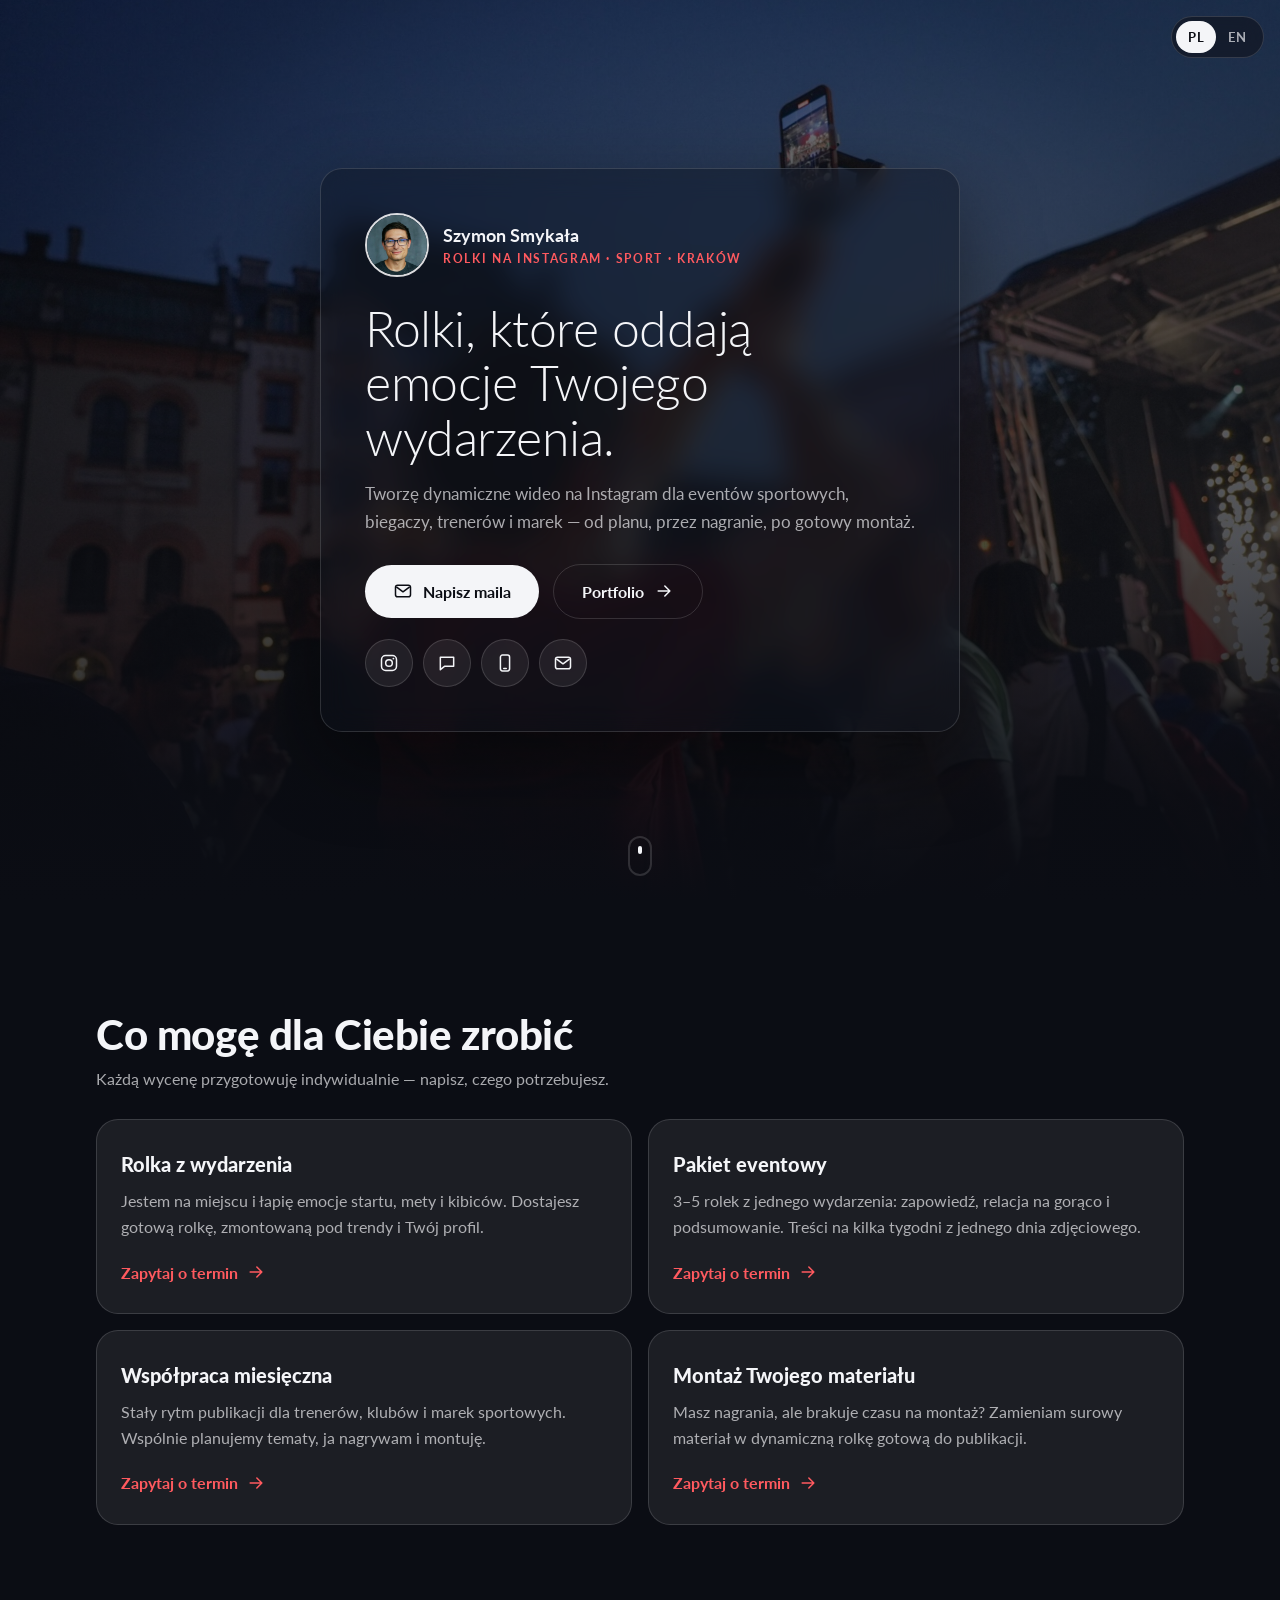
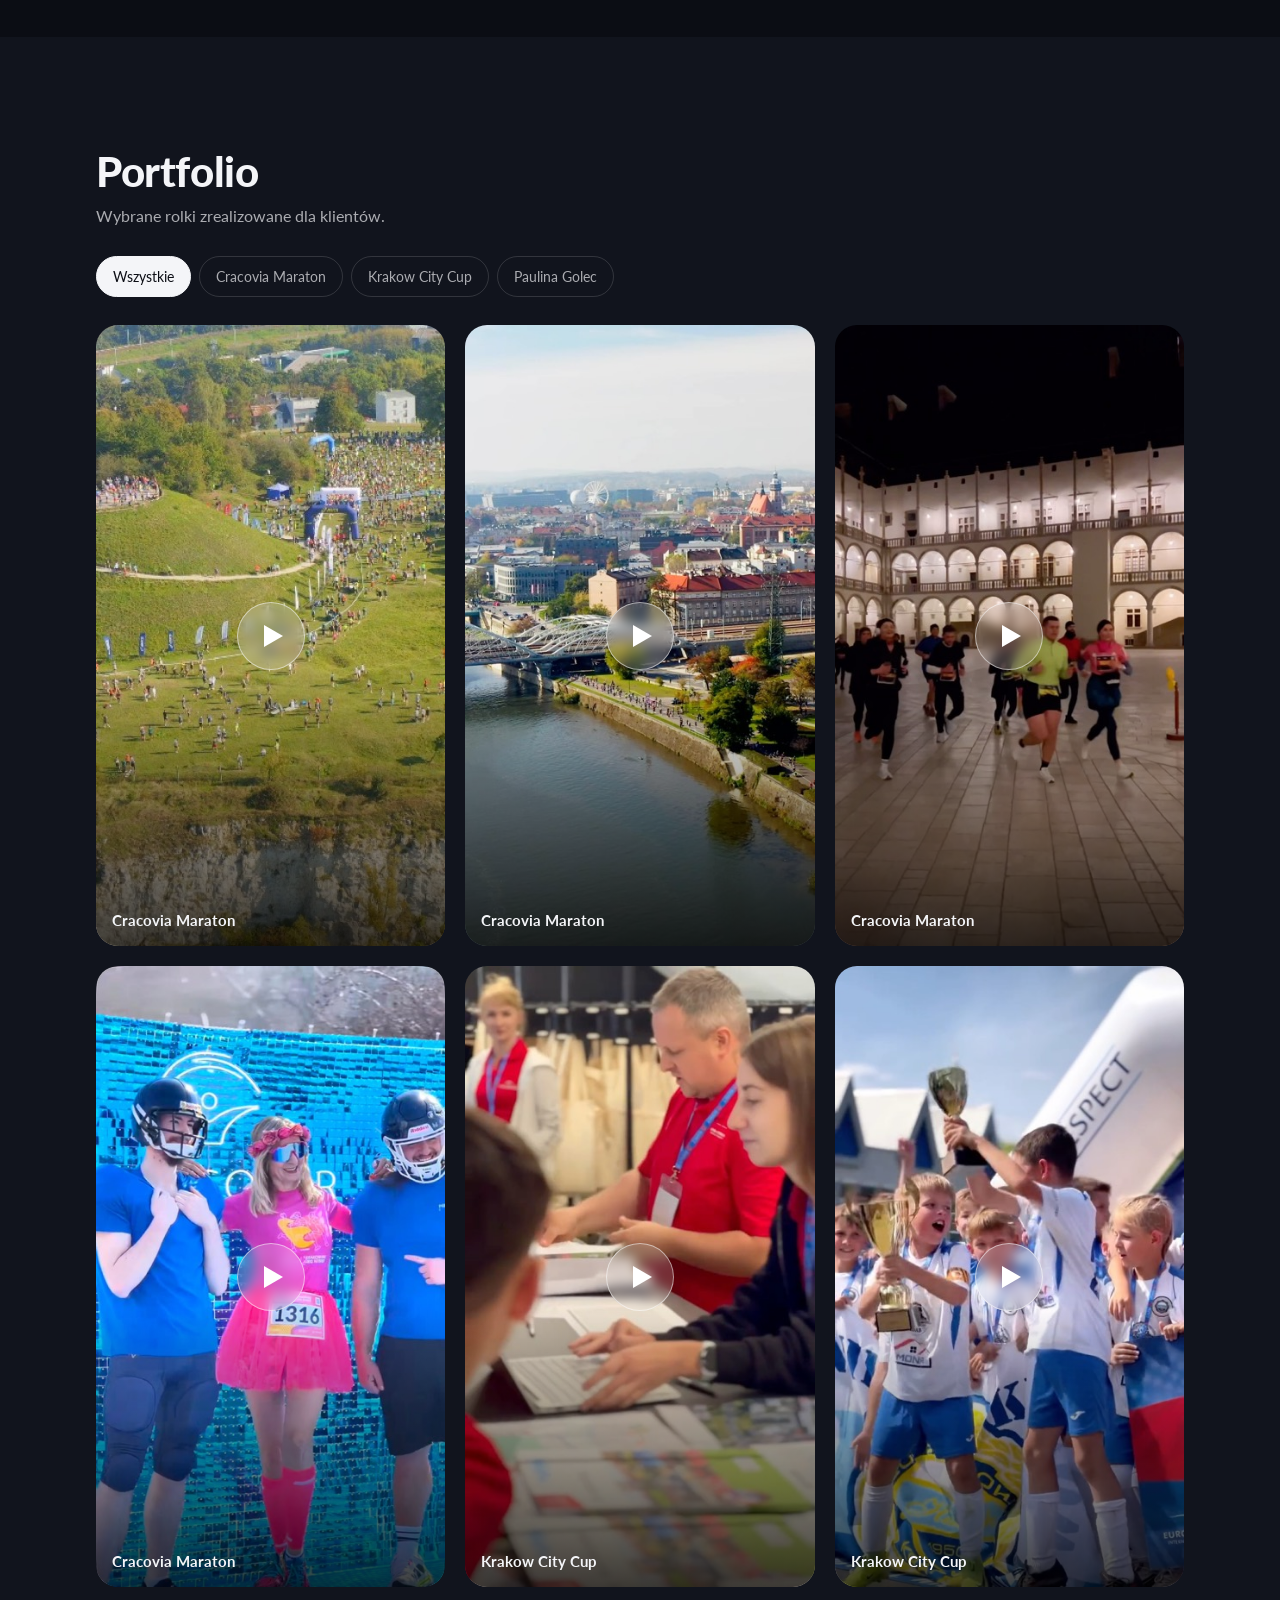
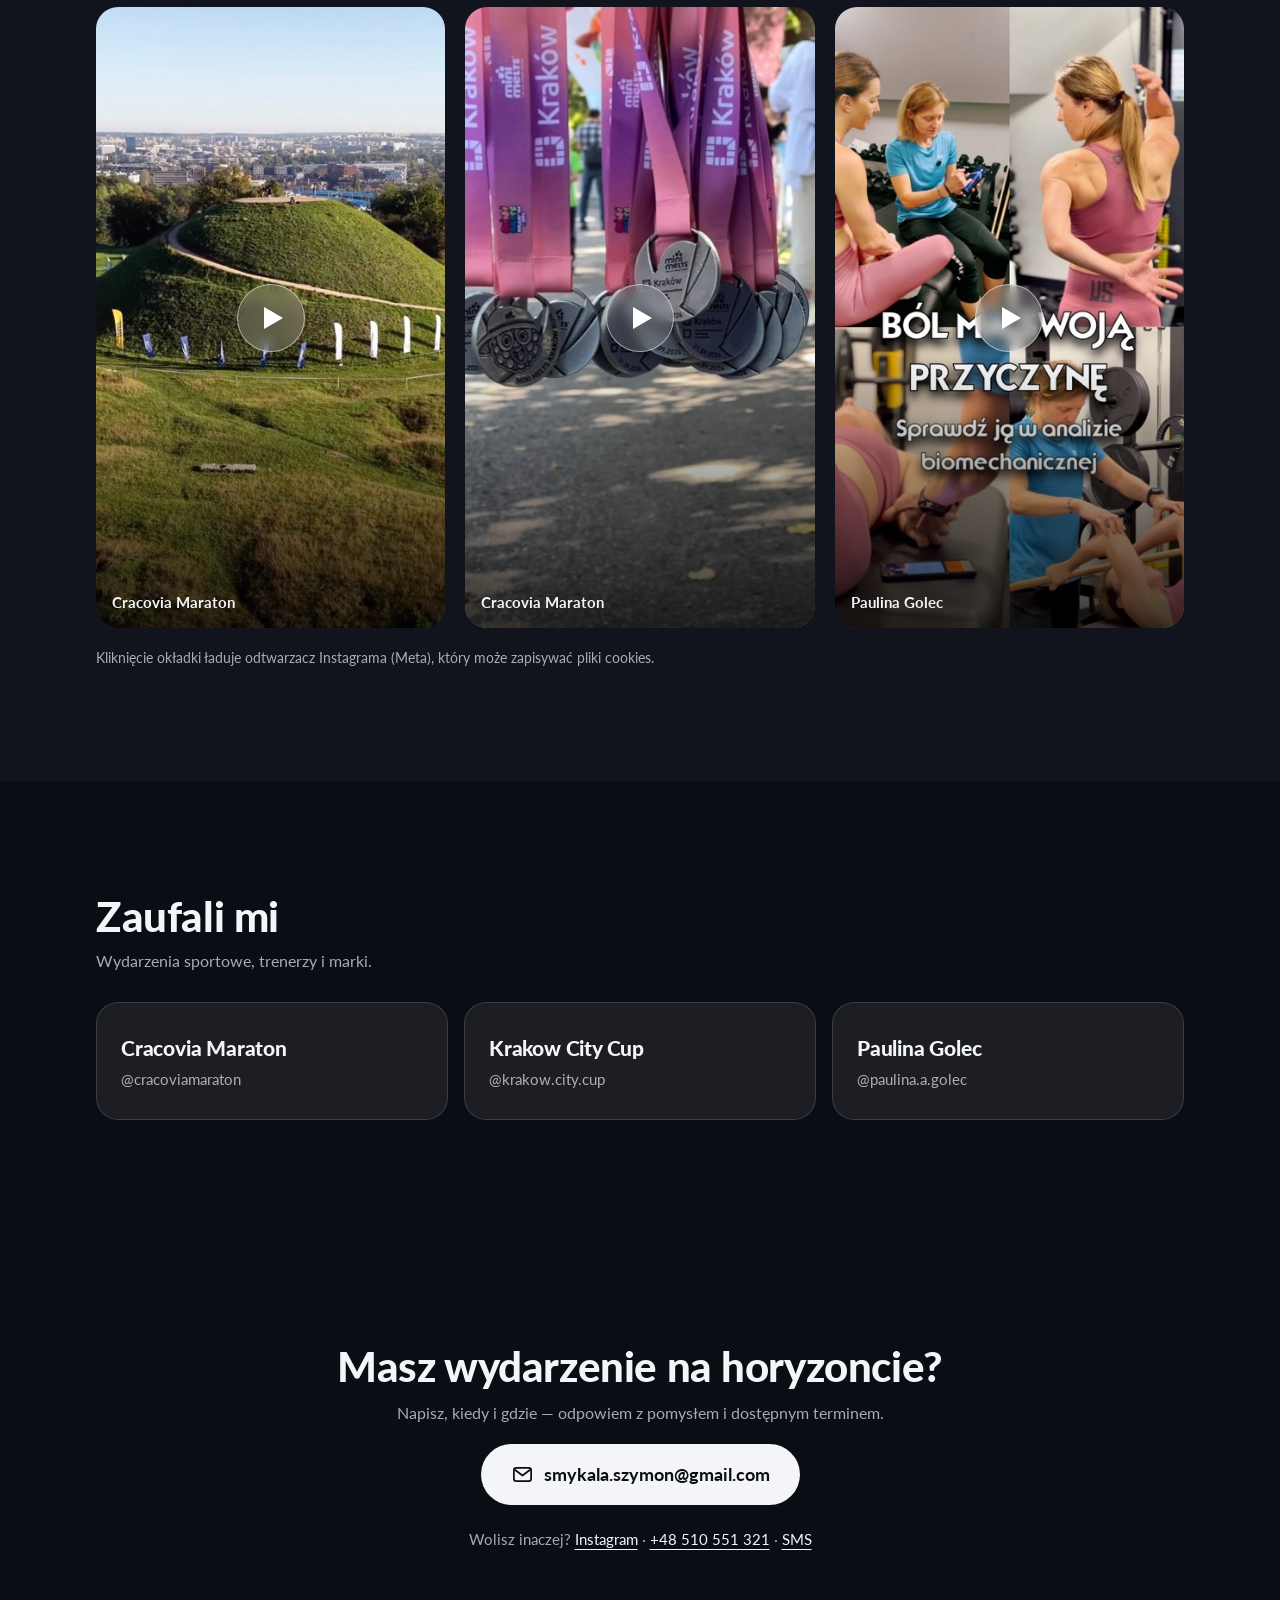
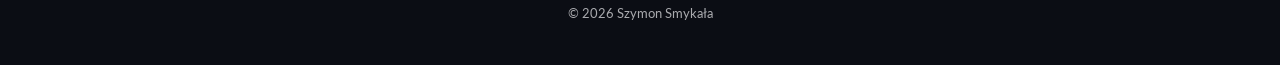
<file: index.html>
<!doctype html>
<html lang="pl" data-base="">
<head>
  <meta charset="utf-8">
  <meta name="viewport" content="width=device-width, initial-scale=1">
  <title>Szymon Smykała — rolki na Instagram dla sportu i eventów</title>
  <meta name="description" content="Dynamiczne rolki na Instagram dla eventów sportowych, biegaczy, trenerów i marek. Plan, nagranie i montaż — Kraków.">
  <link rel="canonical" href="https://szymonsmykala.github.io/">
  <link rel="alternate" hreflang="pl" href="https://szymonsmykala.github.io/">
  <link rel="alternate" hreflang="en" href="https://szymonsmykala.github.io/en/">
  <link rel="alternate" hreflang="x-default" href="https://szymonsmykala.github.io/">
  <meta property="og:title" content="Szymon Smykała — rolki na Instagram">
  <meta property="og:description" content="Rolki, które oddają emocje Twojego wydarzenia.">
  <meta property="og:image" content="https://szymonsmykala.github.io/assets/bg.jpg">
  <meta property="og:url" content="https://szymonsmykala.github.io/">
  <meta property="og:locale" content="pl_PL">
  <meta property="og:type" content="website">
  <meta name="theme-color" content="#0b0d14">
  <link rel="icon" href="assets/avatar.jpg">
  <link rel="preconnect" href="https://fonts.googleapis.com">
  <link rel="preconnect" href="https://fonts.gstatic.com" crossorigin>
  <link href="https://fonts.googleapis.com/css2?family=Lato:wght@300;400;700;900&display=swap" rel="stylesheet">
  <link rel="stylesheet" href="styles.css">
</head>
<body>
  <svg width="0" height="0" style="position:absolute" aria-hidden="true">
    <symbol id="i-ig" viewBox="0 0 24 24"><rect x="3" y="3" width="18" height="18" rx="5" fill="none" stroke="currentColor" stroke-width="1.8"/><circle cx="12" cy="12" r="4" fill="none" stroke="currentColor" stroke-width="1.8"/><circle cx="17.3" cy="6.7" r="1.1" fill="currentColor"/></symbol>
    <symbol id="i-msg" viewBox="0 0 24 24"><path d="M4 5h16v11H9l-5 4z" fill="none" stroke="currentColor" stroke-width="1.8" stroke-linejoin="round"/></symbol>
    <symbol id="i-tel" viewBox="0 0 24 24"><rect x="6.5" y="2.5" width="11" height="19" rx="2.5" fill="none" stroke="currentColor" stroke-width="1.8"/><path d="M10.5 18.5h3" stroke="currentColor" stroke-width="1.8" stroke-linecap="round"/></symbol>
    <symbol id="i-mail" viewBox="0 0 24 24"><rect x="3" y="5" width="18" height="14" rx="2.5" fill="none" stroke="currentColor" stroke-width="1.8"/><path d="m4 7 8 6 8-6" fill="none" stroke="currentColor" stroke-width="1.8" stroke-linejoin="round"/></symbol>
    <symbol id="i-arrow" viewBox="0 0 24 24"><path d="M5 12h14m-6-6 6 6-6 6" fill="none" stroke="currentColor" stroke-width="1.8" stroke-linecap="round" stroke-linejoin="round"/></symbol>
  </svg>

  <nav class="lang" aria-label="Język">
    <a href="./" aria-current="page">PL</a>
    <a href="en/" hreflang="en" lang="en">EN</a>
  </nav>

  <header class="hero" id="top">
    <div class="hero__card">
      <div class="who">
        <img class="avatar" src="assets/avatar.jpg" alt="" width="72" height="72">
        <div>
          <p class="who__name">Szymon Smykała</p>
          <p class="who__role">Rolki na Instagram · Sport · Kraków</p>
        </div>
      </div>
      <h1>Rolki, które oddają emocje Twojego wydarzenia.</h1>
      <p class="lead">Tworzę dynamiczne wideo na Instagram dla eventów sportowych, biegaczy, trenerów i marek — od planu, przez nagranie, po gotowy montaż.</p>
      <div class="actions">
        <a class="btn" href="mailto:smykala.szymon@gmail.com?subject=Zapytanie%20o%20rolki"><svg><use href="#i-mail"/></svg> Napisz maila</a>
        <a class="btn btn--ghost" href="#portfolio">Portfolio <svg><use href="#i-arrow"/></svg></a>
      </div>
      <nav class="contact" aria-label="Kontakt">
        <a href="https://www.instagram.com/raspiberry/" target="_blank" rel="noopener" aria-label="Instagram"><svg><use href="#i-ig"/></svg></a>
        <a href="sms:+48510551321" aria-label="SMS"><svg><use href="#i-msg"/></svg></a>
        <a href="tel:+48510551321" aria-label="Telefon"><svg><use href="#i-tel"/></svg></a>
        <a href="mailto:smykala.szymon@gmail.com" aria-label="E-mail"><svg><use href="#i-mail"/></svg></a>
      </nav>
    </div>
    <a class="scroll-hint" href="#oferta" aria-label="Przewiń dalej"></a>
  </header>

  <main>
    <section class="section" id="oferta">
      <div class="wrap">
        <div class="section__head">
          <h2>Co mogę dla Ciebie zrobić</h2>
          <p>Każdą wycenę przygotowuję indywidualnie — napisz, czego potrzebujesz.</p>
        </div>
        <ul class="offer">
          <li>
            <h3>Rolka z wydarzenia</h3>
            <p>Jestem na miejscu i łapię emocje startu, mety i kibiców. Dostajesz gotową rolkę, zmontowaną pod trendy i Twój profil.</p>
            <a href="mailto:smykala.szymon@gmail.com?subject=Zapytanie%3A%20Rolka%20z%20wydarzenia">Zapytaj o termin <svg><use href="#i-arrow"/></svg></a>
          </li>
          <li>
            <h3>Pakiet eventowy</h3>
            <p>3–5 rolek z jednego wydarzenia: zapowiedź, relacja na gorąco i podsumowanie. Treści na kilka tygodni z jednego dnia zdjęciowego.</p>
            <a href="mailto:smykala.szymon@gmail.com?subject=Zapytanie%3A%20Pakiet%20eventowy">Zapytaj o termin <svg><use href="#i-arrow"/></svg></a>
          </li>
          <li>
            <h3>Współpraca miesięczna</h3>
            <p>Stały rytm publikacji dla trenerów, klubów i marek sportowych. Wspólnie planujemy tematy, ja nagrywam i montuję.</p>
            <a href="mailto:smykala.szymon@gmail.com?subject=Zapytanie%3A%20Wsp%C3%B3%C5%82praca%20miesi%C4%99czna">Zapytaj o termin <svg><use href="#i-arrow"/></svg></a>
          </li>
          <li>
            <h3>Montaż Twojego materiału</h3>
            <p>Masz nagrania, ale brakuje czasu na montaż? Zamieniam surowy materiał w dynamiczną rolkę gotową do publikacji.</p>
            <a href="mailto:smykala.szymon@gmail.com?subject=Zapytanie%3A%20Monta%C5%BC%20materia%C5%82u">Zapytaj o termin <svg><use href="#i-arrow"/></svg></a>
          </li>
        </ul>
      </div>
    </section>

    <section class="section section--alt" id="portfolio">
      <div class="wrap">
        <div class="section__head">
          <h2>Portfolio</h2>
          <p>Wybrane rolki zrealizowane dla klientów.</p>
        </div>
        <div class="filters" role="group" aria-label="Filtruj według klienta">
          <button class="chip is-active" data-filter="all">Wszystkie</button>
          <button class="chip" data-filter="cracovia">Cracovia Maraton</button>
          <button class="chip" data-filter="kcc">Krakow City Cup</button>
          <button class="chip" data-filter="golec">Paulina Golec</button>
        </div>
        <div class="reels" id="reels" data-play-label="Odtwórz rolkę" data-loading-label="Ładowanie…"></div>
        <p class="note">Kliknięcie okładki ładuje odtwarzacz Instagrama (Meta), który może zapisywać pliki cookies.</p>
      </div>
    </section>

    <section class="section" id="klienci">
      <div class="wrap">
        <div class="section__head">
          <h2>Zaufali mi</h2>
          <p>Wydarzenia sportowe, trenerzy i marki.</p>
        </div>
        <ul class="clients">
          <li><a href="https://www.instagram.com/cracoviamaraton/" target="_blank" rel="noopener"><strong>Cracovia Maraton</strong><span>@cracoviamaraton</span></a></li>
          <li><a href="https://www.instagram.com/krakow.city.cup/" target="_blank" rel="noopener"><strong>Krakow City Cup</strong><span>@krakow.city.cup</span></a></li>
          <li><a href="https://www.instagram.com/paulina.a.golec/" target="_blank" rel="noopener"><strong>Paulina Golec</strong><span>@paulina.a.golec</span></a></li>
        </ul>
      </div>
    </section>
  </main>

  <footer class="footer" id="kontakt">
    <div class="wrap">
      <h2>Masz wydarzenie na horyzoncie?</h2>
      <p>Napisz, kiedy i gdzie — odpowiem z pomysłem i dostępnym terminem.</p>
      <a class="btn btn--lg" href="mailto:smykala.szymon@gmail.com?subject=Zapytanie%20o%20rolki"><svg><use href="#i-mail"/></svg> smykala.szymon@gmail.com</a>
      <p class="alt-contact">Wolisz inaczej? <a href="https://www.instagram.com/raspiberry/" target="_blank" rel="noopener">Instagram</a> · <a href="tel:+48510551321">+48 510 551 321</a> · <a href="sms:+48510551321">SMS</a></p>
      <small>© <span id="year"></span> Szymon Smykała</small>
    </div>
  </footer>

  <script src="main.js"></script>
</body>
</html>
</file>
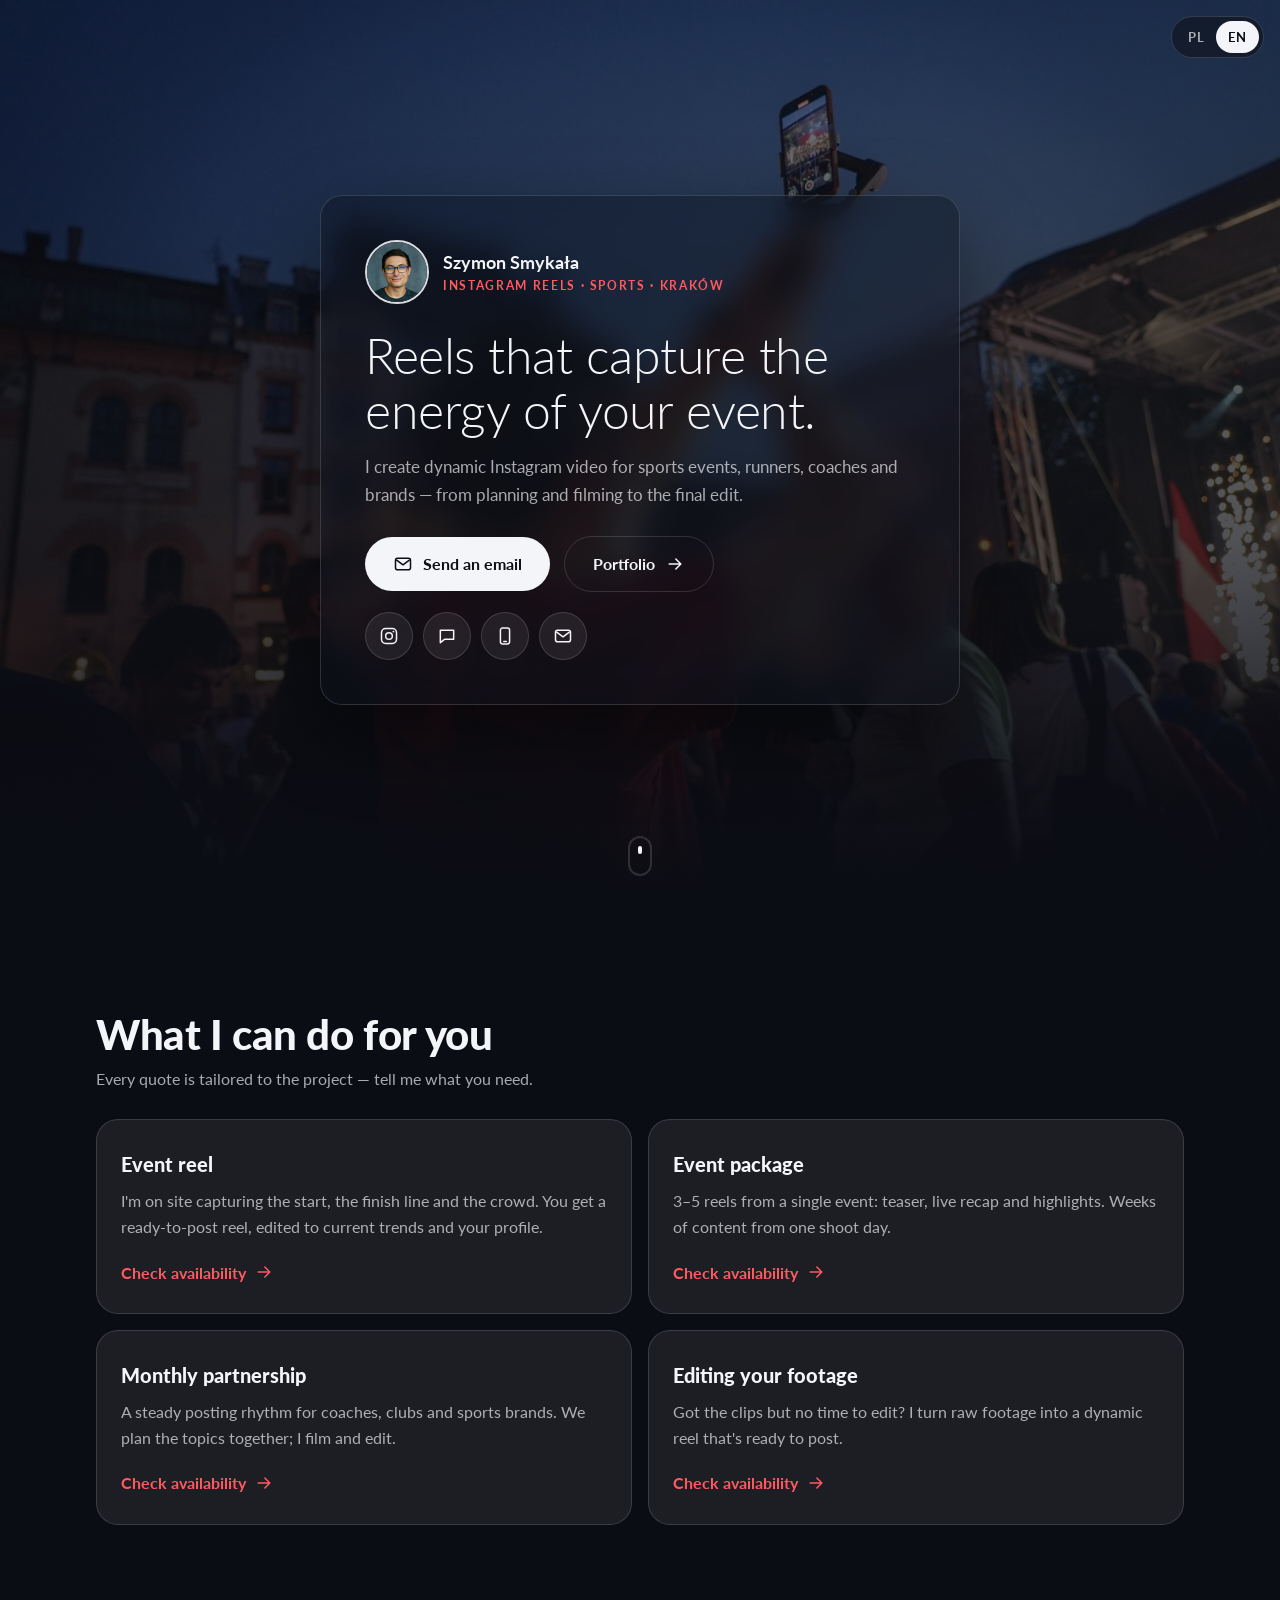
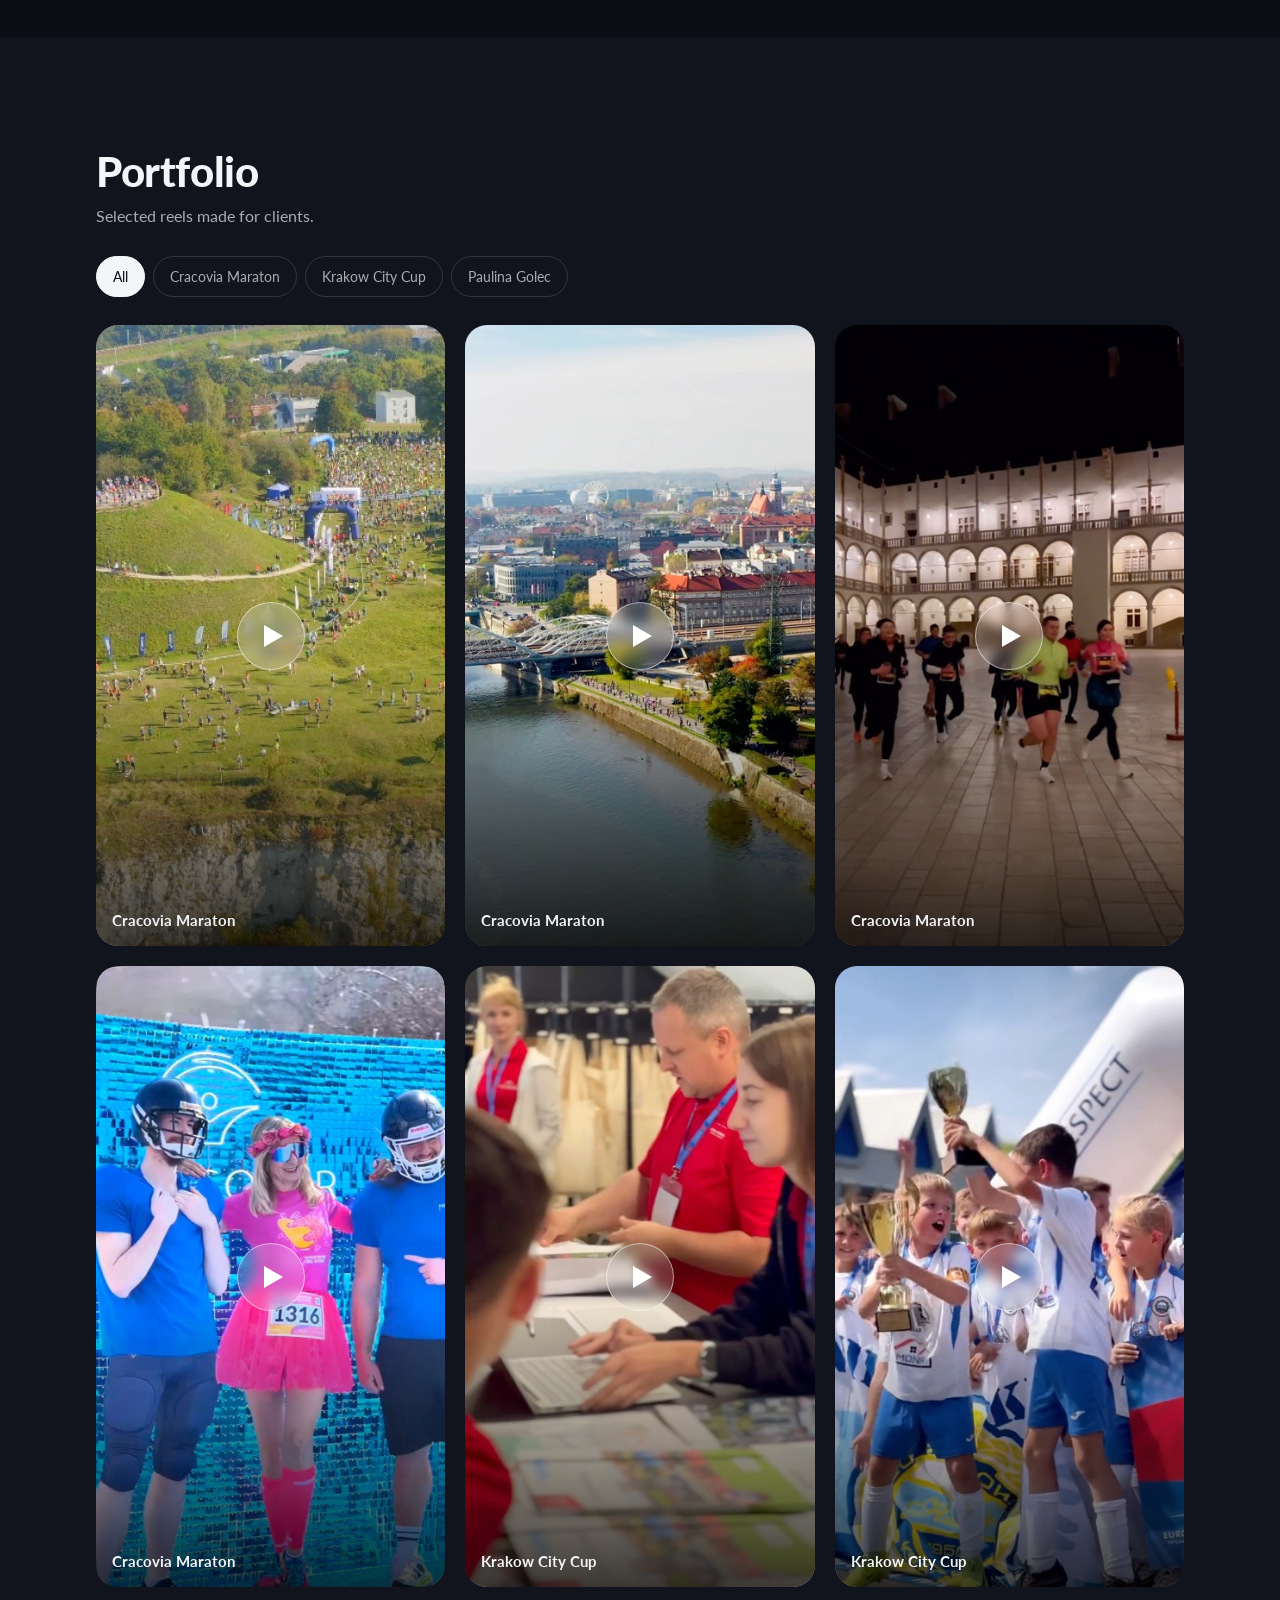
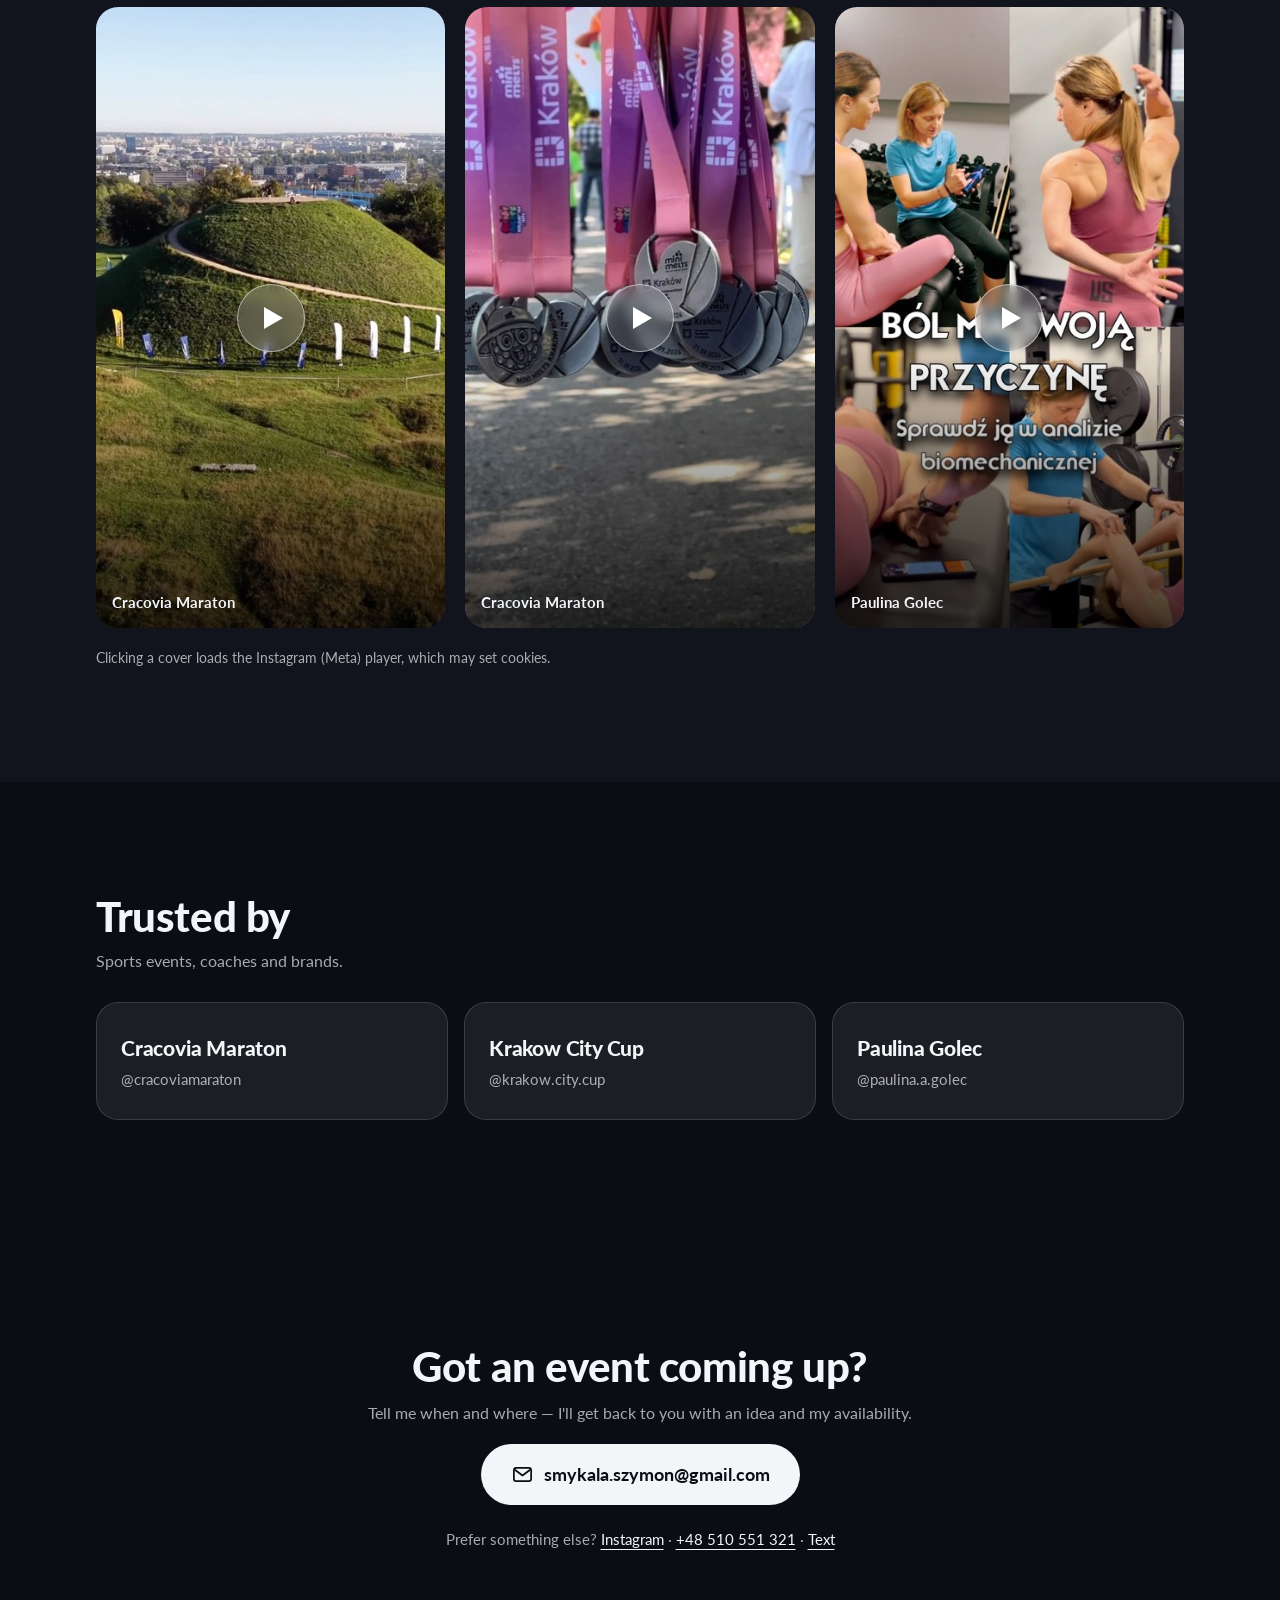
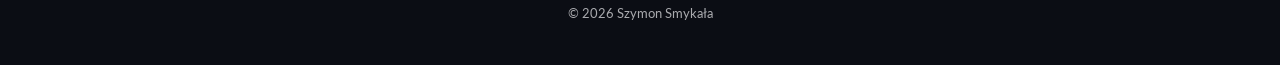
<file: en/index.html>
<!doctype html>
<html lang="en" data-base="../">
<head>
  <meta charset="utf-8">
  <meta name="viewport" content="width=device-width, initial-scale=1">
  <title>Szymon Smykała — Instagram reels for sports & events</title>
  <meta name="description" content="Dynamic Instagram reels for sports events, runners, coaches and brands. Planning, filming and editing — based in Kraków, Poland.">
  <link rel="canonical" href="https://szymonsmykala.github.io/en/">
  <link rel="alternate" hreflang="pl" href="https://szymonsmykala.github.io/">
  <link rel="alternate" hreflang="en" href="https://szymonsmykala.github.io/en/">
  <link rel="alternate" hreflang="x-default" href="https://szymonsmykala.github.io/">
  <meta property="og:title" content="Szymon Smykała — Instagram reels">
  <meta property="og:description" content="Reels that capture the energy of your event.">
  <meta property="og:image" content="https://szymonsmykala.github.io/assets/bg.jpg">
  <meta property="og:url" content="https://szymonsmykala.github.io/en/">
  <meta property="og:locale" content="en_GB">
  <meta property="og:type" content="website">
  <meta name="theme-color" content="#0b0d14">
  <link rel="icon" href="../assets/avatar.jpg">
  <link rel="preconnect" href="https://fonts.googleapis.com">
  <link rel="preconnect" href="https://fonts.gstatic.com" crossorigin>
  <link href="https://fonts.googleapis.com/css2?family=Lato:wght@300;400;700;900&display=swap" rel="stylesheet">
  <link rel="stylesheet" href="../styles.css">
</head>
<body>
  <svg width="0" height="0" style="position:absolute" aria-hidden="true">
    <symbol id="i-ig" viewBox="0 0 24 24"><rect x="3" y="3" width="18" height="18" rx="5" fill="none" stroke="currentColor" stroke-width="1.8"/><circle cx="12" cy="12" r="4" fill="none" stroke="currentColor" stroke-width="1.8"/><circle cx="17.3" cy="6.7" r="1.1" fill="currentColor"/></symbol>
    <symbol id="i-msg" viewBox="0 0 24 24"><path d="M4 5h16v11H9l-5 4z" fill="none" stroke="currentColor" stroke-width="1.8" stroke-linejoin="round"/></symbol>
    <symbol id="i-tel" viewBox="0 0 24 24"><rect x="6.5" y="2.5" width="11" height="19" rx="2.5" fill="none" stroke="currentColor" stroke-width="1.8"/><path d="M10.5 18.5h3" stroke="currentColor" stroke-width="1.8" stroke-linecap="round"/></symbol>
    <symbol id="i-mail" viewBox="0 0 24 24"><rect x="3" y="5" width="18" height="14" rx="2.5" fill="none" stroke="currentColor" stroke-width="1.8"/><path d="m4 7 8 6 8-6" fill="none" stroke="currentColor" stroke-width="1.8" stroke-linejoin="round"/></symbol>
    <symbol id="i-arrow" viewBox="0 0 24 24"><path d="M5 12h14m-6-6 6 6-6 6" fill="none" stroke="currentColor" stroke-width="1.8" stroke-linecap="round" stroke-linejoin="round"/></symbol>
  </svg>

  <nav class="lang" aria-label="Language">
    <a href="../" hreflang="pl" lang="pl">PL</a>
    <a href="./" aria-current="page">EN</a>
  </nav>

  <header class="hero" id="top">
    <div class="hero__card">
      <div class="who">
        <img class="avatar" src="../assets/avatar.jpg" alt="" width="72" height="72">
        <div>
          <p class="who__name">Szymon Smykała</p>
          <p class="who__role">Instagram reels · Sports · Kraków</p>
        </div>
      </div>
      <h1>Reels that capture the energy of your event.</h1>
      <p class="lead">I create dynamic Instagram video for sports events, runners, coaches and brands — from planning and filming to the final edit.</p>
      <div class="actions">
        <a class="btn" href="mailto:smykala.szymon@gmail.com?subject=Reels%20enquiry"><svg><use href="#i-mail"/></svg> Send an email</a>
        <a class="btn btn--ghost" href="#portfolio">Portfolio <svg><use href="#i-arrow"/></svg></a>
      </div>
      <nav class="contact" aria-label="Contact">
        <a href="https://www.instagram.com/raspiberry/" target="_blank" rel="noopener" aria-label="Instagram"><svg><use href="#i-ig"/></svg></a>
        <a href="sms:+48510551321" aria-label="Text message"><svg><use href="#i-msg"/></svg></a>
        <a href="tel:+48510551321" aria-label="Phone"><svg><use href="#i-tel"/></svg></a>
        <a href="mailto:smykala.szymon@gmail.com" aria-label="Email"><svg><use href="#i-mail"/></svg></a>
      </nav>
    </div>
    <a class="scroll-hint" href="#services" aria-label="Scroll down"></a>
  </header>

  <main>
    <section class="section" id="services">
      <div class="wrap">
        <div class="section__head">
          <h2>What I can do for you</h2>
          <p>Every quote is tailored to the project — tell me what you need.</p>
        </div>
        <ul class="offer">
          <li>
            <h3>Event reel</h3>
            <p>I'm on site capturing the start, the finish line and the crowd. You get a ready-to-post reel, edited to current trends and your profile.</p>
            <a href="mailto:smykala.szymon@gmail.com?subject=Enquiry%3A%20Event%20reel">Check availability <svg><use href="#i-arrow"/></svg></a>
          </li>
          <li>
            <h3>Event package</h3>
            <p>3–5 reels from a single event: teaser, live recap and highlights. Weeks of content from one shoot day.</p>
            <a href="mailto:smykala.szymon@gmail.com?subject=Enquiry%3A%20Event%20package">Check availability <svg><use href="#i-arrow"/></svg></a>
          </li>
          <li>
            <h3>Monthly partnership</h3>
            <p>A steady posting rhythm for coaches, clubs and sports brands. We plan the topics together; I film and edit.</p>
            <a href="mailto:smykala.szymon@gmail.com?subject=Enquiry%3A%20Monthly%20partnership">Check availability <svg><use href="#i-arrow"/></svg></a>
          </li>
          <li>
            <h3>Editing your footage</h3>
            <p>Got the clips but no time to edit? I turn raw footage into a dynamic reel that's ready to post.</p>
            <a href="mailto:smykala.szymon@gmail.com?subject=Enquiry%3A%20Editing">Check availability <svg><use href="#i-arrow"/></svg></a>
          </li>
        </ul>
      </div>
    </section>

    <section class="section section--alt" id="portfolio">
      <div class="wrap">
        <div class="section__head">
          <h2>Portfolio</h2>
          <p>Selected reels made for clients.</p>
        </div>
        <div class="filters" role="group" aria-label="Filter by client">
          <button class="chip is-active" data-filter="all">All</button>
          <button class="chip" data-filter="cracovia">Cracovia Maraton</button>
          <button class="chip" data-filter="kcc">Krakow City Cup</button>
          <button class="chip" data-filter="golec">Paulina Golec</button>
        </div>
        <div class="reels" id="reels" data-play-label="Play reel" data-loading-label="Loading…"></div>
        <p class="note">Clicking a cover loads the Instagram (Meta) player, which may set cookies.</p>
      </div>
    </section>

    <section class="section" id="clients">
      <div class="wrap">
        <div class="section__head">
          <h2>Trusted by</h2>
          <p>Sports events, coaches and brands.</p>
        </div>
        <ul class="clients">
          <li><a href="https://www.instagram.com/cracoviamaraton/" target="_blank" rel="noopener"><strong>Cracovia Maraton</strong><span>@cracoviamaraton</span></a></li>
          <li><a href="https://www.instagram.com/krakow.city.cup/" target="_blank" rel="noopener"><strong>Krakow City Cup</strong><span>@krakow.city.cup</span></a></li>
          <li><a href="https://www.instagram.com/paulina.a.golec/" target="_blank" rel="noopener"><strong>Paulina Golec</strong><span>@paulina.a.golec</span></a></li>
        </ul>
      </div>
    </section>
  </main>

  <footer class="footer" id="contact">
    <div class="wrap">
      <h2>Got an event coming up?</h2>
      <p>Tell me when and where — I'll get back to you with an idea and my availability.</p>
      <a class="btn btn--lg" href="mailto:smykala.szymon@gmail.com?subject=Reels%20enquiry"><svg><use href="#i-mail"/></svg> smykala.szymon@gmail.com</a>
      <p class="alt-contact">Prefer something else? <a href="https://www.instagram.com/raspiberry/" target="_blank" rel="noopener">Instagram</a> · <a href="tel:+48510551321">+48 510 551 321</a> · <a href="sms:+48510551321">Text</a></p>
      <small>© <span id="year"></span> Szymon Smykała</small>
    </div>
  </footer>

  <script src="../main.js"></script>
</body>
</html>
</file>
<file: styles.css>
:root {
  --bg: #0b0d14;
  --bg-alt: #11141d;
  --surface: rgba(255, 255, 255, 0.07);
  --border: rgba(255, 255, 255, 0.14);
  --text: #f4f5f8;
  --muted: rgba(244, 245, 248, 0.68);
  --accent: #ff5a5f;
  --radius: 22px;
  --gutter: 16px;
  --maxw: 1120px;
}

*, *::before, *::after { box-sizing: border-box; }
html { scroll-behavior: smooth; }
body {
  margin: 0;
  background: var(--bg);
  color: var(--text);
  font-family: "Lato", system-ui, sans-serif;
  line-height: 1.6;
  overflow-x: hidden;
  -webkit-font-smoothing: antialiased;
}
img { max-width: 100%; display: block; }
a { color: inherit; }
svg { width: 1.25em; height: 1.25em; flex: none; }
h1, h2 { margin: 0; line-height: 1.1; letter-spacing: -0.01em; }

.wrap { width: 100%; max-width: var(--maxw); margin: 0 auto; padding: 0 var(--gutter); }

/* Hero */
.hero {
  position: relative;
  min-height: 100svh;
  display: grid;
  place-items: center;
  padding: 48px var(--gutter);
  background:
    linear-gradient(180deg, rgba(11,13,20,.55) 0%, rgba(11,13,20,.7) 60%, var(--bg) 100%),
    url("assets/bg.jpg") center / cover no-repeat;
}
.hero__card {
  width: 100%;
  max-width: 640px;
  padding: clamp(24px, 5vw, 44px);
  border-radius: var(--radius);
  background: rgba(15, 18, 28, 0.45);
  border: 1px solid var(--border);
  backdrop-filter: blur(14px) saturate(1.2);
  -webkit-backdrop-filter: blur(14px) saturate(1.2);
  box-shadow: 0 30px 80px rgba(0,0,0,.45);
  animation: rise .8s ease-out both;
}
.who { display: flex; align-items: center; gap: 14px; margin-bottom: 24px; }
.who p { margin: 0; }
.avatar {
  width: 64px; height: 64px;
  border-radius: 50%;
  object-fit: cover;
  border: 2px solid rgba(255,255,255,.85);
}
.who__name { font-size: 1.15rem; font-weight: 700; }
.who__role {
  font-size: .74rem;
  font-weight: 700;
  letter-spacing: .14em;
  text-transform: uppercase;
  color: var(--accent);
}
h1 { font-size: clamp(2rem, 6.4vw, 3.1rem); font-weight: 300; text-wrap: balance; }
.lead { color: var(--muted); font-size: clamp(.98rem, 2.4vw, 1.08rem); margin: 16px 0 28px; }

.actions { display: flex; flex-wrap: wrap; gap: 14px; align-items: center; }
.btn {
  display: inline-flex; align-items: center; gap: 10px;
  padding: 14px 28px;
  border-radius: 999px;
  background: var(--text);
  color: var(--bg);
  font-weight: 700;
  text-decoration: none;
  transition: transform .2s, background .2s;
}
.btn:hover { transform: translateY(-2px); background: #fff; }
.btn--ghost { background: transparent; color: var(--text); border: 1px solid var(--border); }
.btn--ghost:hover { background: var(--surface); border-color: rgba(255,255,255,.4); }
.btn--lg { padding: 16px 30px; font-size: clamp(1rem, 3.4vw, 1.15rem); max-width: 100%; overflow-wrap: anywhere; }
.btn svg { transition: transform .2s; }
.btn:hover svg { transform: translateX(3px); }

.contact { display: flex; gap: 10px; margin-top: 20px; }
.contact a {
  width: 48px; height: 48px;
  display: grid; place-items: center;
  border-radius: 50%;
  border: 1px solid var(--border);
  background: var(--surface);
  transition: background .2s, border-color .2s, transform .2s;
}
.contact a:hover { background: var(--accent); border-color: var(--accent); transform: translateY(-2px); }

.scroll-hint {
  position: absolute; bottom: 24px; left: 50%;
  width: 24px; height: 40px; margin-left: -12px;
  border: 2px solid var(--border); border-radius: 12px;
}
.scroll-hint::after {
  content: ""; position: absolute; left: 50%; top: 8px;
  width: 4px; height: 8px; margin-left: -2px;
  border-radius: 2px; background: var(--text);
  animation: wheel 1.6s infinite;
}

/* Language switch */
.lang {
  position: fixed; top: 16px; right: 16px; z-index: 10;
  display: flex; padding: 4px;
  border-radius: 999px;
  background: rgba(15,18,28,.6);
  border: 1px solid var(--border);
  backdrop-filter: blur(10px);
  -webkit-backdrop-filter: blur(10px);
}
.lang a {
  padding: 6px 12px; border-radius: 999px;
  font-size: .8rem; font-weight: 700; letter-spacing: .06em;
  text-decoration: none; color: var(--muted);
}
.lang a:hover { color: var(--text); }
.lang a[aria-current] { background: var(--text); color: var(--bg); }

/* Sections */
.section { padding: clamp(64px, 10vw, 112px) 0; }
.section--alt { background: var(--bg-alt); }
.section__head { margin-bottom: 28px; }
.section__head h2, .footer h2 { font-size: clamp(1.8rem, 5vw, 2.6rem); font-weight: 900; }
.section__head p { color: var(--muted); margin: 8px 0 0; }

.filters { display: flex; flex-wrap: wrap; gap: 8px; margin-bottom: 28px; }
.chip {
  font: inherit; font-size: .9rem;
  padding: 8px 16px;
  border-radius: 999px;
  border: 1px solid var(--border);
  background: transparent;
  color: var(--muted);
  cursor: pointer;
  transition: all .2s;
}
.chip:hover { color: var(--text); border-color: rgba(255,255,255,.35); }
.chip.is-active { background: var(--text); color: var(--bg); border-color: var(--text); }

.reels {
  display: grid;
  grid-template-columns: repeat(2, 1fr);
  gap: 12px;
  align-items: start;
}
@media (min-width: 760px) { .reels { grid-template-columns: repeat(3, 1fr); gap: 20px; } }
@media (max-width: 759px) {
  .reel.is-playing { grid-column: 1 / -1; }
  .reel__client { left: 12px; bottom: 10px; font-size: .82rem; }
  .reel__play { width: 52px; height: 52px; margin: -26px 0 0 -26px; }
}

.reel { min-width: 0; border-radius: var(--radius); overflow: hidden; }
.reel[hidden] { display: none; }
.reel__cover {
  position: relative; display: block; width: 100%;
  padding: 0; border: 0; cursor: pointer;
  aspect-ratio: 9 / 16;
  background: #1a1d27;
  color: var(--text); font: inherit;
}
.reel__cover img { width: 100%; height: 100%; object-fit: cover; transition: transform .4s; }
.reel__cover::after {
  content: ""; position: absolute; inset: 0;
  background: linear-gradient(180deg, transparent 55%, rgba(0,0,0,.75));
}
.reel__cover:hover img { transform: scale(1.04); }
.reel__play {
  position: absolute; z-index: 1; top: 50%; left: 50%;
  width: 68px; height: 68px; margin: -34px 0 0 -34px;
  border-radius: 50%;
  background: rgba(255,255,255,.18);
  border: 1px solid rgba(255,255,255,.5);
  backdrop-filter: blur(6px);
  -webkit-backdrop-filter: blur(6px);
  transition: background .2s, transform .2s;
}
.reel__play::before {
  content: ""; position: absolute; top: 50%; left: 50%;
  margin: -11px 0 0 -7px;
  border-style: solid; border-width: 11px 0 11px 19px;
  border-color: transparent transparent transparent #fff;
}
.reel__cover:hover .reel__play { background: var(--accent); border-color: var(--accent); transform: scale(1.06); }
.reel__client {
  position: absolute; z-index: 1; left: 16px; bottom: 14px;
  font-weight: 700; font-size: .95rem;
}
.reel.is-playing { background: #fff; }
.reel .instagram-media { margin: 0 !important; min-width: 0 !important; width: 100% !important; max-width: 100% !important; border: 0 !important; border-radius: 0 !important; box-shadow: none !important; }
.reel__fallback {
  display: grid; place-items: center;
  aspect-ratio: 9 / 16;
  color: #333; text-decoration: none; font-weight: 700;
}
.note { color: var(--muted); font-size: .85rem; margin: 20px 0 0; }

/* Offer */
.offer {
  list-style: none; margin: 0; padding: 0;
  display: grid; gap: 16px;
  grid-template-columns: 1fr;
}
@media (min-width: 680px) { .offer { grid-template-columns: repeat(2, 1fr); } }
.offer li {
  display: flex; flex-direction: column;
  padding: 28px 24px;
  border-radius: var(--radius);
  border: 1px solid var(--border);
  background: var(--surface);
}
.offer h3 { margin: 0 0 8px; font-size: 1.25rem; font-weight: 900; }
.offer p { margin: 0 0 20px; color: var(--muted); flex: 1; }
.offer a {
  display: inline-flex; align-items: center; gap: 8px;
  align-self: flex-start;
  font-weight: 700; text-decoration: none; color: var(--accent);
}
.offer a:hover svg { transform: translateX(3px); }
.offer a svg { transition: transform .2s; }

/* Clients */
.clients {
  list-style: none; margin: 0; padding: 0;
  display: grid; gap: 16px;
  grid-template-columns: 1fr;
}
@media (min-width: 680px) { .clients { grid-template-columns: repeat(3, 1fr); } }
.clients a {
  display: flex; flex-direction: column; gap: 4px;
  padding: 28px 24px;
  border-radius: var(--radius);
  border: 1px solid var(--border);
  background: var(--surface);
  text-decoration: none;
  transition: border-color .2s, transform .2s;
}
.clients a:hover { border-color: var(--accent); transform: translateY(-3px); }
.clients strong { font-size: 1.3rem; font-weight: 900; letter-spacing: -.01em; }
.clients span { color: var(--muted); font-size: .92rem; }

/* Footer */
.footer { padding: clamp(64px, 10vw, 112px) 0 40px; text-align: center; }
.footer p { color: var(--muted); margin: 10px 0 18px; }
.footer .alt-contact { margin: 22px 0 48px; font-size: .95rem; }
.footer .alt-contact a { color: var(--text); text-underline-offset: 4px; }
.footer small { color: var(--muted); }

@keyframes rise { from { opacity: 0; transform: translateY(16px); } to { opacity: 1; transform: none; } }
@keyframes wheel { 0% { opacity: 1; transform: translateY(0); } 100% { opacity: 0; transform: translateY(12px); } }

@media (prefers-reduced-motion: reduce) {
  html { scroll-behavior: auto; }
  *, *::before, *::after { animation: none !important; transition: none !important; }
}
</file>
